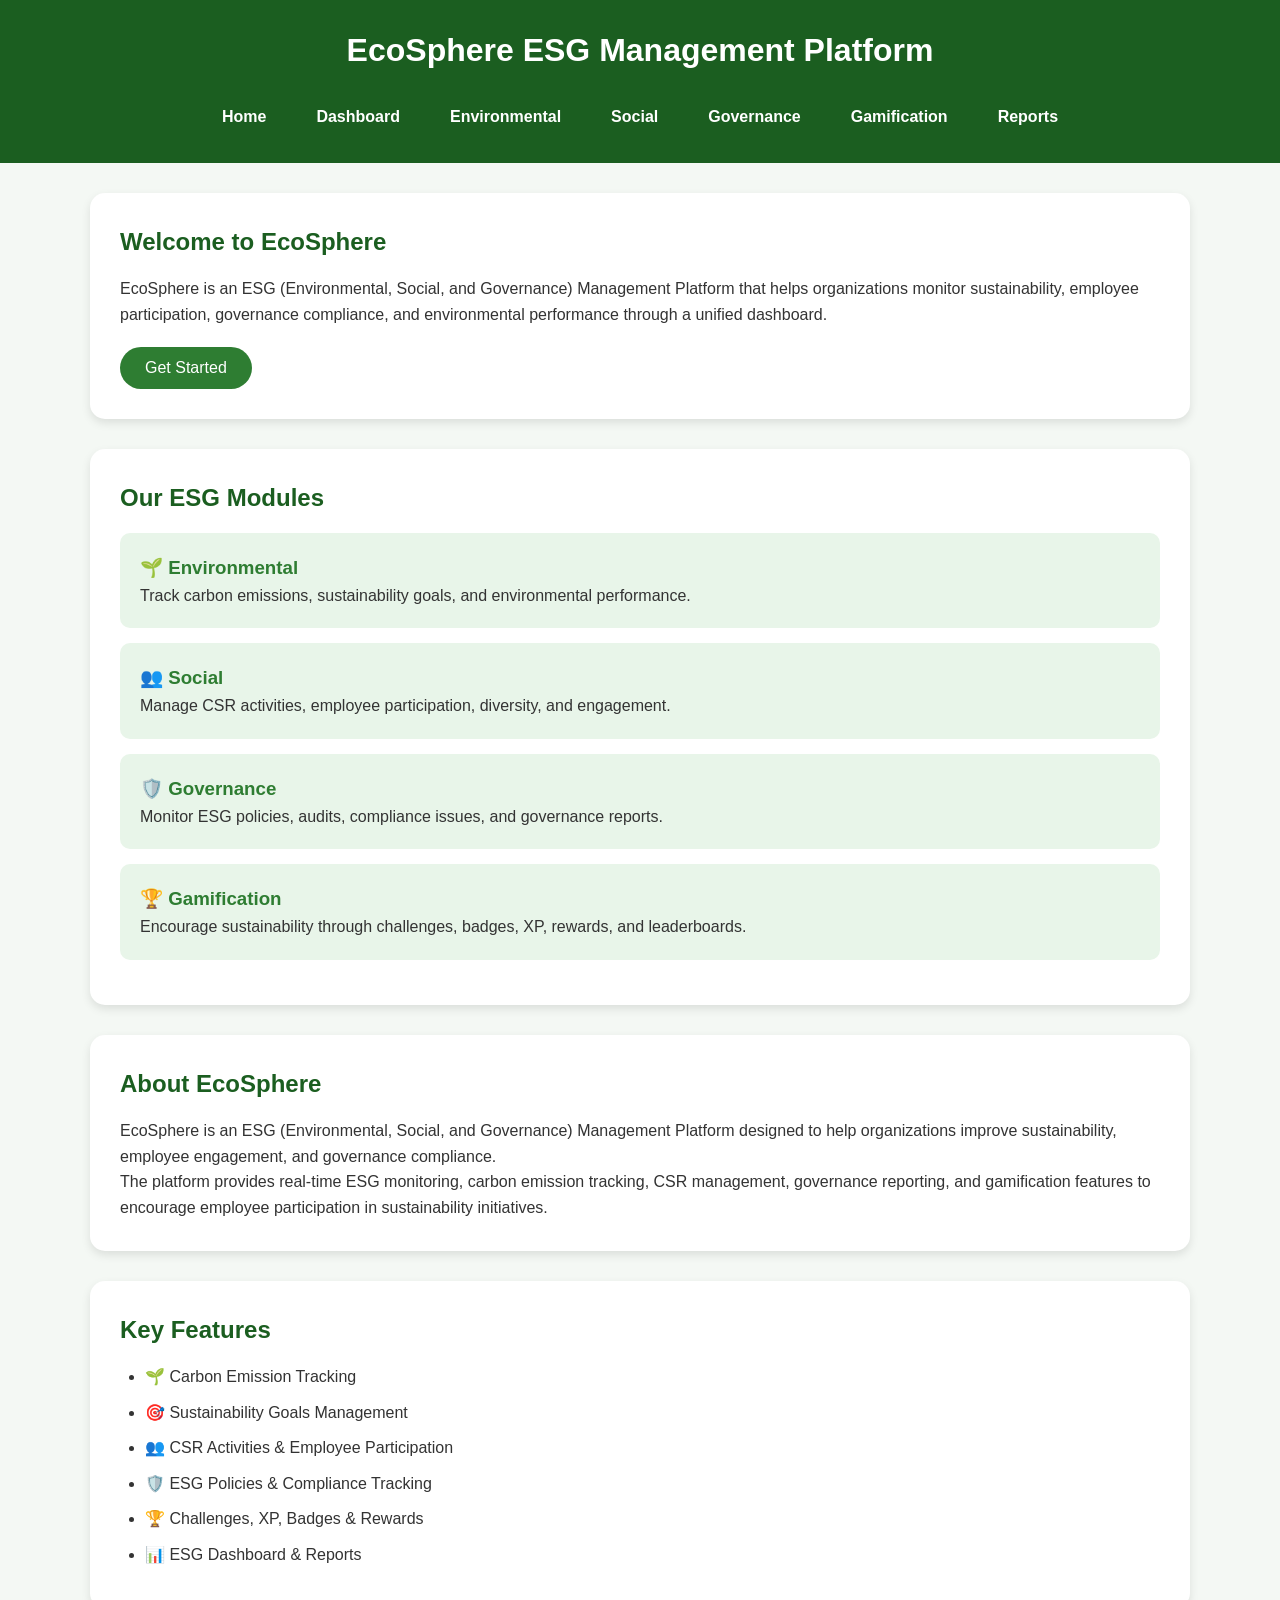
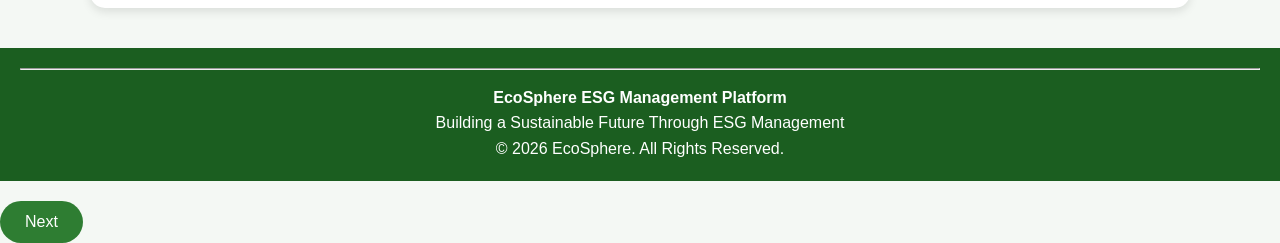
<file: index.html>
<!DOCTYPE html>
<html lang="en">
<head>
    <meta charset="UTF-8">
    <meta name="viewport" content="width=device-width, initial-scale=1.0">
    <link rel="stylesheet" href="style.css">
    <title>EcoSphere ESG Management Platform</title>
</head>

<body>
    <header>
    <h1>EcoSphere ESG Management Platform</h1>

    <nav>
        <a href="index.html">Home</a>
        <a href="dashboard.html">Dashboard</a>
        <a href="environment.html">Environmental</a>
        <a href="social.html">Social</a>
        <a href="governance.html">Governance</a>
        <a href="gamification.html">Gamification</a>
        <a href="reports.html">Reports</a>
    </nav>
</header>
<section>
    <h2>Welcome to EcoSphere</h2>

    <p>
        EcoSphere is an ESG (Environmental, Social, and Governance)
        Management Platform that helps organizations monitor sustainability,
        employee participation, governance compliance, and environmental
        performance through a unified dashboard.
    </p>

    <button>Get Started</button>
</section>
<section>
    <h2>Our ESG Modules</h2>

    <div>
        <h3>🌱 Environmental</h3>
        <p>Track carbon emissions, sustainability goals, and environmental performance.</p>
    </div>

    <div>
        <h3>👥 Social</h3>
        <p>Manage CSR activities, employee participation, diversity, and engagement.</p>
    </div>

    <div>
        <h3>🛡️ Governance</h3>
        <p>Monitor ESG policies, audits, compliance issues, and governance reports.</p>
    </div>

    <div>
        <h3>🏆 Gamification</h3>
        <p>Encourage sustainability through challenges, badges, XP, rewards, and leaderboards.</p>
    </div>
</section>
<section>
    <h2>About EcoSphere</h2>

    <p>
        EcoSphere is an ESG (Environmental, Social, and Governance)
        Management Platform designed to help organizations improve
        sustainability, employee engagement, and governance compliance.
    </p>

    <p>
        The platform provides real-time ESG monitoring, carbon emission
        tracking, CSR management, governance reporting, and gamification
        features to encourage employee participation in sustainability
        initiatives.
    </p>
</section>
<section>
    <h2>Key Features</h2>

    <ul>
        <li>🌱 Carbon Emission Tracking</li>
        <li>🎯 Sustainability Goals Management</li>
        <li>👥 CSR Activities & Employee Participation</li>
        <li>🛡️ ESG Policies & Compliance Tracking</li>
        <li>🏆 Challenges, XP, Badges & Rewards</li>
        <li>📊 ESG Dashboard & Reports</li>
    </ul>
</section>
<footer>
    <hr>

    <p><strong>EcoSphere ESG Management Platform</strong></p>

    <p>Building a Sustainable Future Through ESG Management</p>

    <p>&copy; 2026 EcoSphere. All Rights Reserved.</p>
</footer>
    <script src="script.js"></script>
<a href="dashboard.html"><button>Next</button></a>
</body>
</html>
</file>
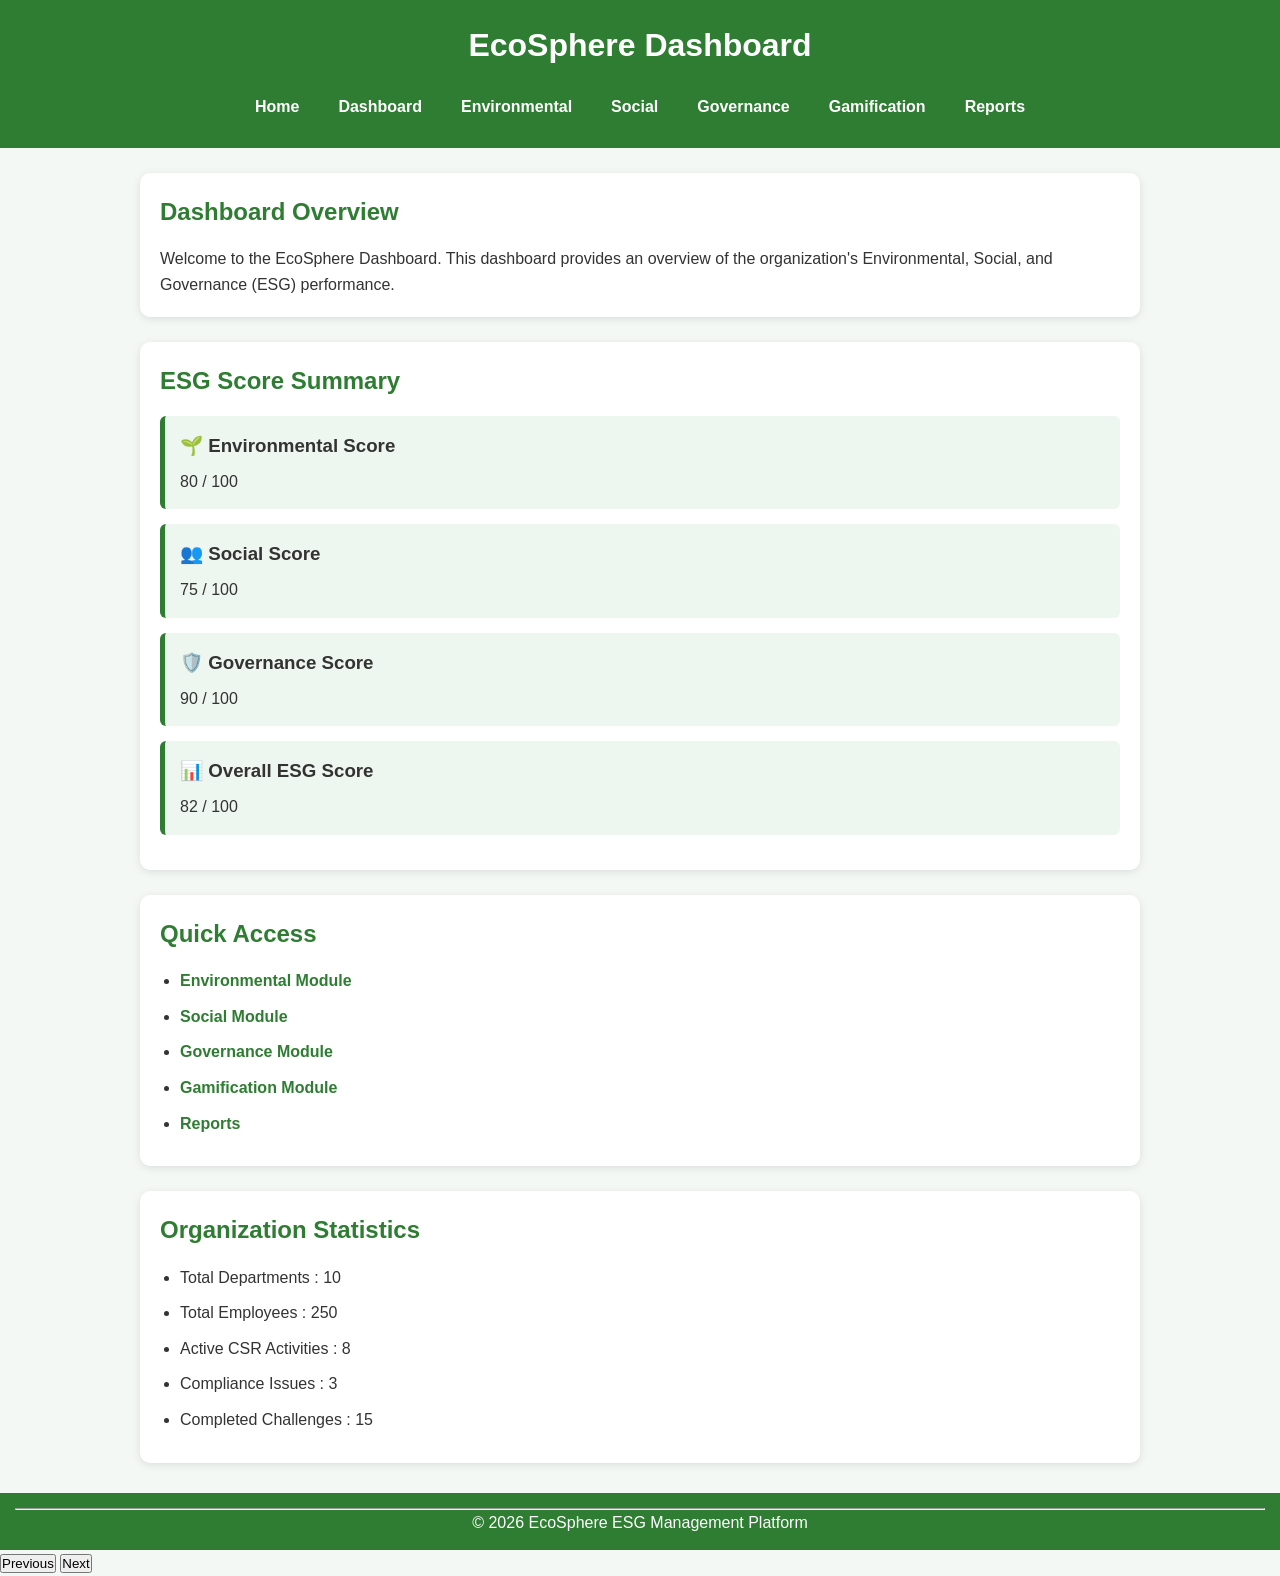
<file: dashboard.html>
<!DOCTYPE html>
<html lang="en">
<head>
    <meta charset="UTF-8">
    <meta name="viewport" content="width=device-width, initial-scale=1.0">
    <link rel="stylesheet" href="dashboard.css">
    <title>Dashboard - EcoSphere</title>
</head>
<body>
<header>
    <h1>EcoSphere Dashboard</h1>

    <nav>
        <a href="index.html">Home</a>
        <a href="dashboard.html">Dashboard</a>
        <a href="environment.html">Environmental</a>
        <a href="social.html">Social</a>
        <a href="governance.html">Governance</a>
        <a href="gamification.html">Gamification</a>
        <a href="reports.html">Reports</a>
    </nav>
</header>
<section>
    <h2>Dashboard Overview</h2>

    <p>
        Welcome to the EcoSphere Dashboard. This dashboard provides an overview
        of the organization's Environmental, Social, and Governance (ESG)
        performance.
    </p>
</section>
<section>
    <h2>ESG Score Summary</h2>

    <div>
        <h3>🌱 Environmental Score</h3>
        <p>80 / 100</p>
    </div>

    <div>
        <h3>👥 Social Score</h3>
        <p>75 / 100</p>
    </div>

    <div>
        <h3>🛡️ Governance Score</h3>
        <p>90 / 100</p>
    </div>

    <div>
        <h3>📊 Overall ESG Score</h3>
        <p>82 / 100</p>
    </div>
</section>
<section>
    <h2>Quick Access</h2>

    <ul>
        <li><a href="environment.html">Environmental Module</a></li>
        <li><a href="social.html">Social Module</a></li>
        <li><a href="governance.html">Governance Module</a></li>
        <li><a href="gamification.html">Gamification Module</a></li>
        <li><a href="reports.html">Reports</a></li>
    </ul>
</section>
<section>
    <h2>Organization Statistics</h2>

    <ul>
        <li>Total Departments : 10</li>
        <li>Total Employees : 250</li>
        <li>Active CSR Activities : 8</li>
        <li>Compliance Issues : 3</li>
        <li>Completed Challenges : 15</li>
    </ul>
</section>
<footer>
    <hr>
    <p>&copy; 2026 EcoSphere ESG Management Platform</p>
</footer>
    <a href="index.html"><button>Previous</button></a>
        <a href="environment.html"><button>Next</button></a>
        
        
        
        <script src="script.js"></script>
</body>
</html>
</file>
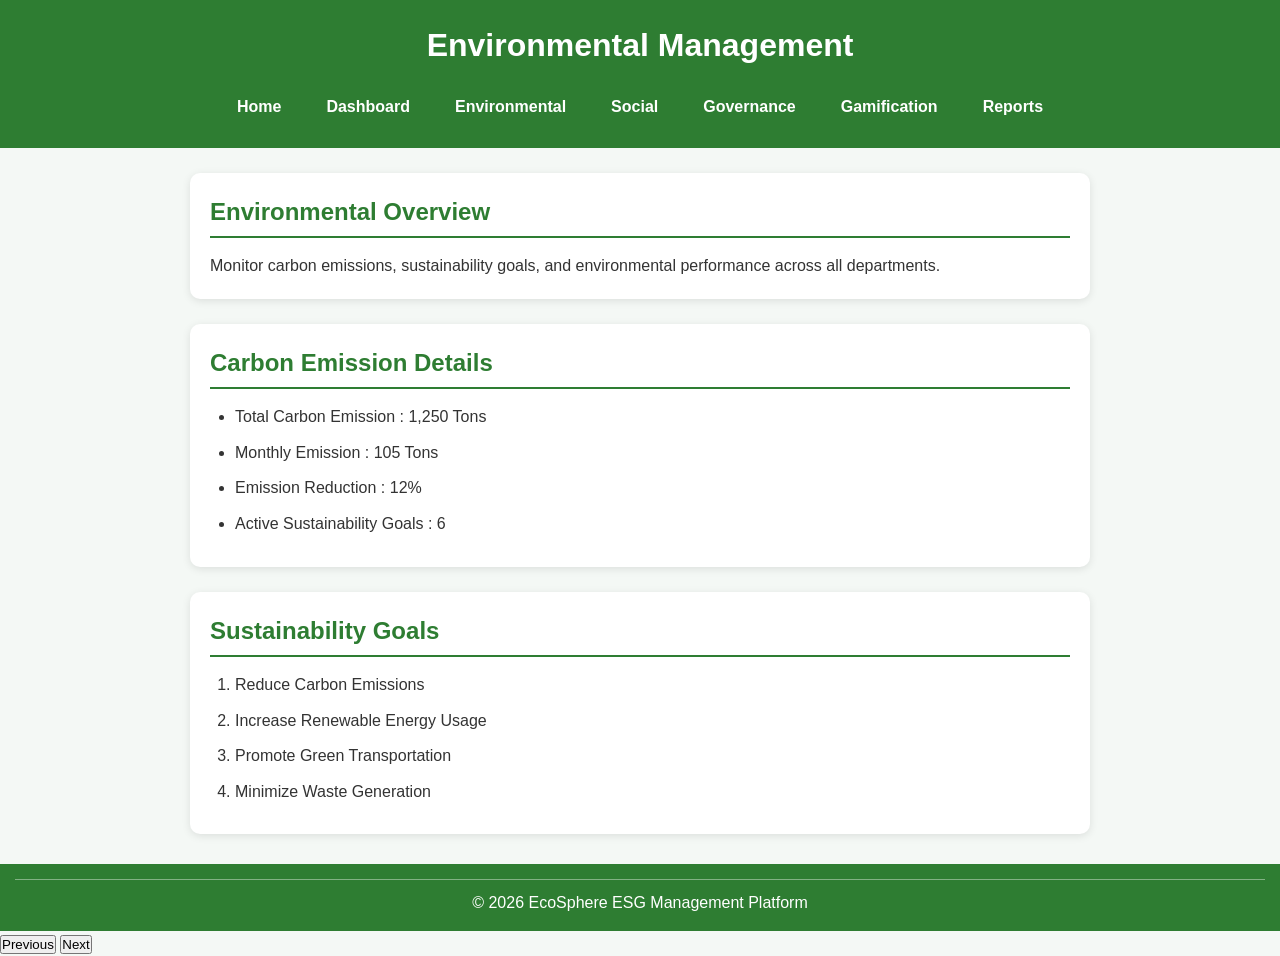
<file: environment.html>
<!DOCTYPE html>
<html lang="en">
<head>
    <meta charset="UTF-8">
    <meta name="viewport" content="width=device-width, initial-scale=1.0">
    <link rel="stylesheet" href="environmental.css">
    <title>Environmental - EcoSphere</title>
</head>
<body>
<header>
    <h1>Environmental Management</h1>

    <nav>
        <a href="index.html">Home</a>
        <a href="dashboard.html">Dashboard</a>
        <a href="environment.html">Environmental</a>
        <a href="social.html">Social</a>
        <a href="governance.html">Governance</a>
        <a href="gamification.html">Gamification</a>
        <a href="reports.html">Reports</a>
    </nav>
</header>
<section>
    <h2>Environmental Overview</h2>

    <p>
        Monitor carbon emissions, sustainability goals, and environmental
        performance across all departments.
    </p>
</section>
<section>
    <h2>Carbon Emission Details</h2>

    <ul>
        <li>Total Carbon Emission : 1,250 Tons</li>
        <li>Monthly Emission : 105 Tons</li>
        <li>Emission Reduction : 12%</li>
        <li>Active Sustainability Goals : 6</li>
    </ul>
</section>
<section>
    <h2>Sustainability Goals</h2>

    <ol>
        <li>Reduce Carbon Emissions</li>
        <li>Increase Renewable Energy Usage</li>
        <li>Promote Green Transportation</li>
        <li>Minimize Waste Generation</li>
    </ol>
</section>
<footer>
    <hr>
    <p>&copy; 2026 EcoSphere ESG Management Platform</p>
</footer>
    <a href="dashboard.html"><button>Previous</button></a>
    <a href="social.html"><button>Next</button></a>
    <script src="script.js"></script>
</body>
</html>
</file>
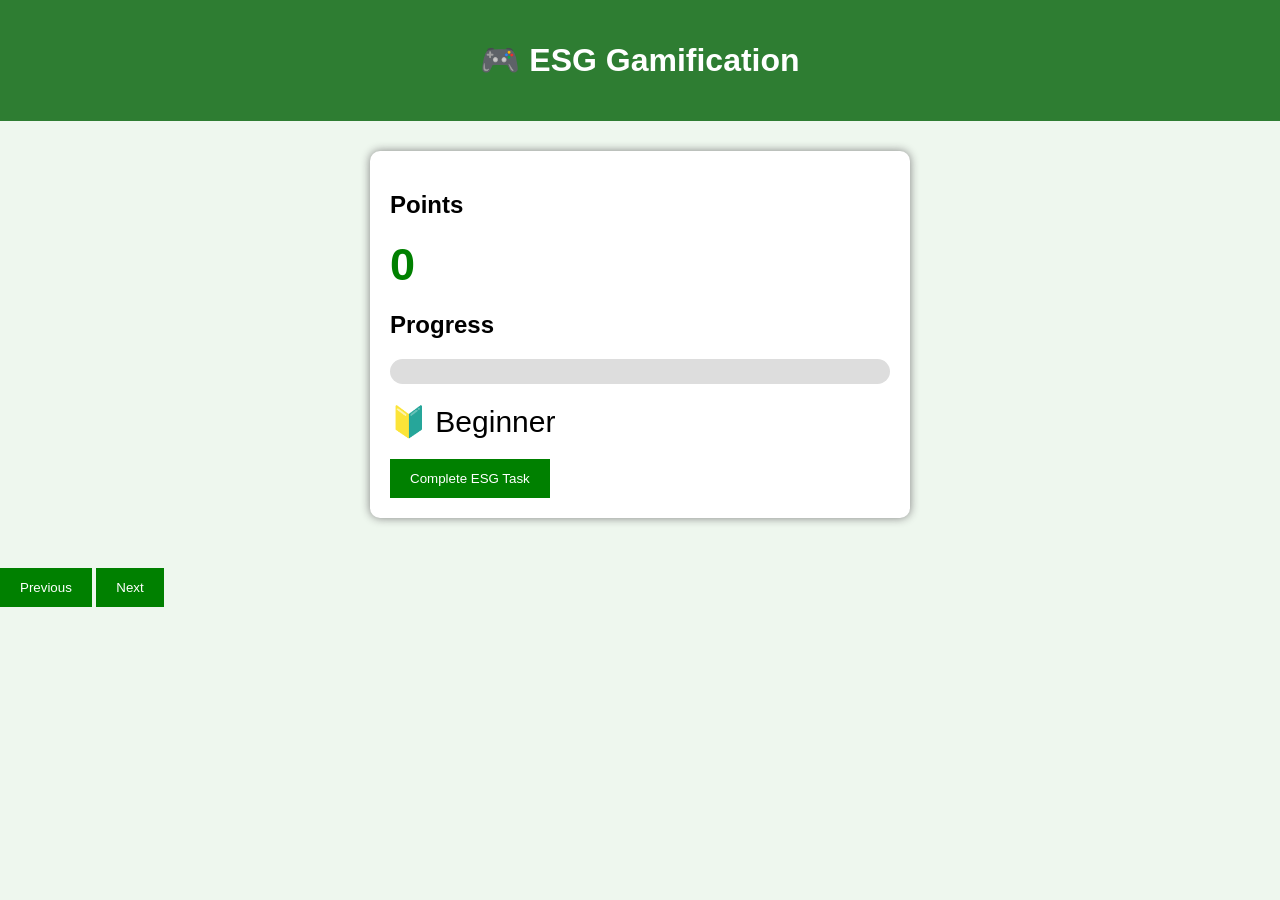
<file: gamification.html>
<!DOCTYPE html>
<html>

<head>

<title>Gamification</title>

<style>

body{

font-family:Arial;
background:#eef7ee;
margin:0;

}

header{

background:#2E7D32;
color:white;
padding:20px;
text-align:center;

}

.container{

width:500px;
margin:30px auto;
background:white;
padding:20px;
border-radius:10px;
box-shadow:0 0 10px gray;

}

.points{

font-size:45px;
color:green;
font-weight:bold;

}

.progress{

width:100%;
height:25px;
background:#ddd;
border-radius:20px;
overflow:hidden;

}

.bar{

width:0%;
height:100%;
background:green;
transition:.5s;

}

button{

margin-top:20px;
padding:12px 20px;
background:green;
color:white;
border:none;
cursor:pointer;

}

.badge{

font-size:30px;
margin-top:20px;

}

</style>

</head>

<body>

<header>

<h1>🎮 ESG Gamification</h1>

</header>

<div class="container">

<h2>Points</h2>

<div class="points" id="points">0</div>

<h2>Progress</h2>

<div class="progress">

<div class="bar" id="bar"></div>

</div>

<div class="badge" id="badge">

🔰 Beginner

</div>

<button onclick="earnPoints()">

Complete ESG Task

</button>

</div>

<script>

let points=0;

function earnPoints(){

points+=10;

document.getElementById("points").innerHTML=points;

document.getElementById("bar").style.width=points+"%";

if(points>=30)

document.getElementById("badge").innerHTML="🥉 Bronze Badge";

if(points>=60)

document.getElementById("badge").innerHTML="🥈 Silver Badge";

if(points>=100){

document.getElementById("badge").innerHTML="🥇 Gold Badge";

alert("Congratulations! Gold Badge Earned.");

}

}

</script>
<a href="social.html"><button>Previous</button></a>
        <a href="governance.html"><button>Next</button></a>
</body>

</html>
</file>
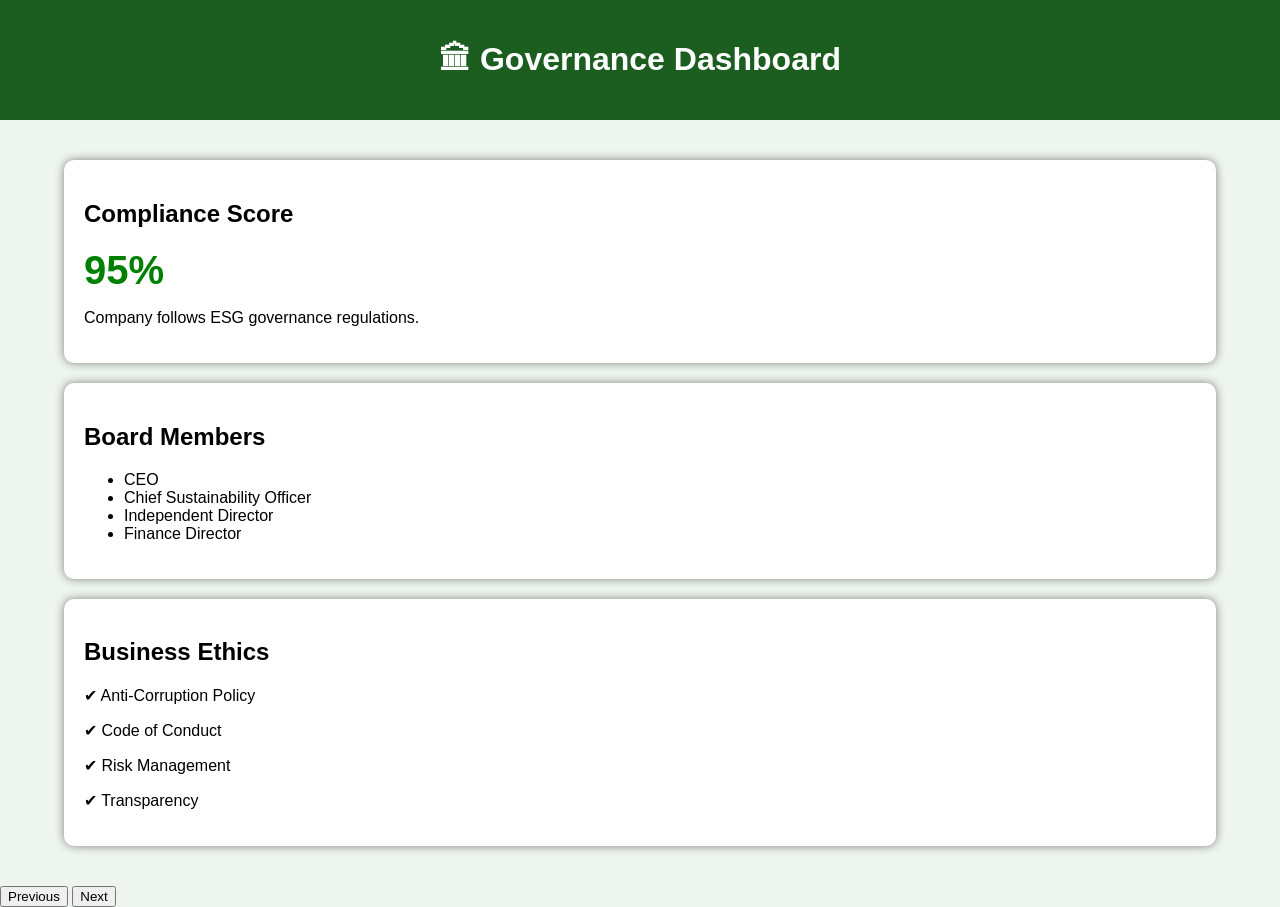
<file: governance.html>
<!DOCTYPE html>
<html lang="en">
<head>
<meta charset="UTF-8">
<meta name="viewport" content="width=device-width, initial-scale=1.0">
<title>Governance</title>

<style>
body{
font-family:Arial;
background:#eef5ee;
margin:0;
}

header{
background:#1B5E20;
color:white;
padding:20px;
text-align:center;
}

.container{
width:90%;
margin:auto;
padding:20px;
}

.card{
background:white;
padding:20px;
margin:20px 0;
border-radius:10px;
box-shadow:0 0 10px gray;
}

.score{
font-size:40px;
color:green;
font-weight:bold;
}
</style>

</head>

<body>

<header>

<h1>🏛 Governance Dashboard</h1>

</header>

<div class="container">

<div class="card">

<h2>Compliance Score</h2>

<div class="score">95%</div>

<p>Company follows ESG governance regulations.</p>

</div>

<div class="card">

<h2>Board Members</h2>

<ul>

<li>CEO</li>

<li>Chief Sustainability Officer</li>

<li>Independent Director</li>

<li>Finance Director</li>

</ul>

</div>

<div class="card">

<h2>Business Ethics</h2>

<p>✔ Anti-Corruption Policy</p>

<p>✔ Code of Conduct</p>

<p>✔ Risk Management</p>

<p>✔ Transparency</p>

</div>

</div>
  <a href="gamification.html"><button>Previous</button></a>
  <a href="reports.html"><button>Next</button></a>

</body>
  <script src="script.js"></script>

</html>
</file>
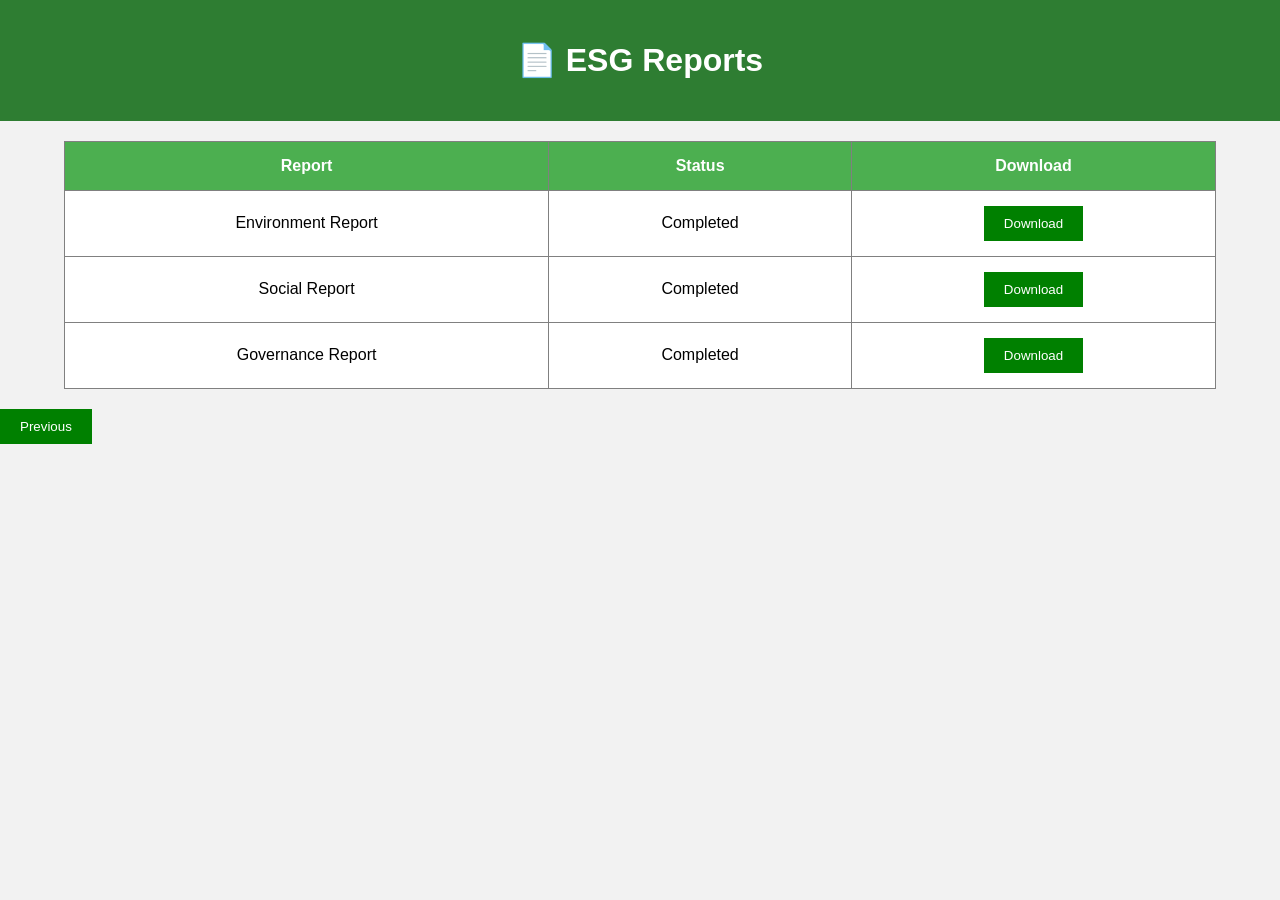
<file: reports.html>
<!DOCTYPE html>
<html>
<head>

<title>ESG Reports</title>

<style>

body{

font-family:Arial;
background:#f2f2f2;
margin:0;

}

header{

background:#2E7D32;
color:white;
padding:20px;
text-align:center;

}

.container{

width:90%;
margin:auto;
padding:20px;

}

table{

width:100%;
border-collapse:collapse;
background:white;

}

th,td{

padding:15px;
border:1px solid gray;
text-align:center;

}

th{

background:#4CAF50;
color:white;

}

button{

padding:10px 20px;
background:green;
color:white;
border:none;
cursor:pointer;

}

button:hover{

background:darkgreen;

}

</style>

</head>

<body>

<header>

<h1>📄 ESG Reports</h1>

</header>

<div class="container">

<table>

<tr>

<th>Report</th>

<th>Status</th>

<th>Download</th>

</tr>

<tr>

<td>Environment Report</td>

<td>Completed</td>

<td><button>Download</button></td>

</tr>

<tr>

<td>Social Report</td>

<td>Completed</td>

<td><button>Download</button></td>

</tr>

<tr>

<td>Governance Report</td>

<td>Completed</td>

<td><button>Download</button></td>

</tr>

</table>

</div>
<a href="governance.html"><button>Previous</button></a>
</body>
  <script src="script.js"></script>

</html>
</file>
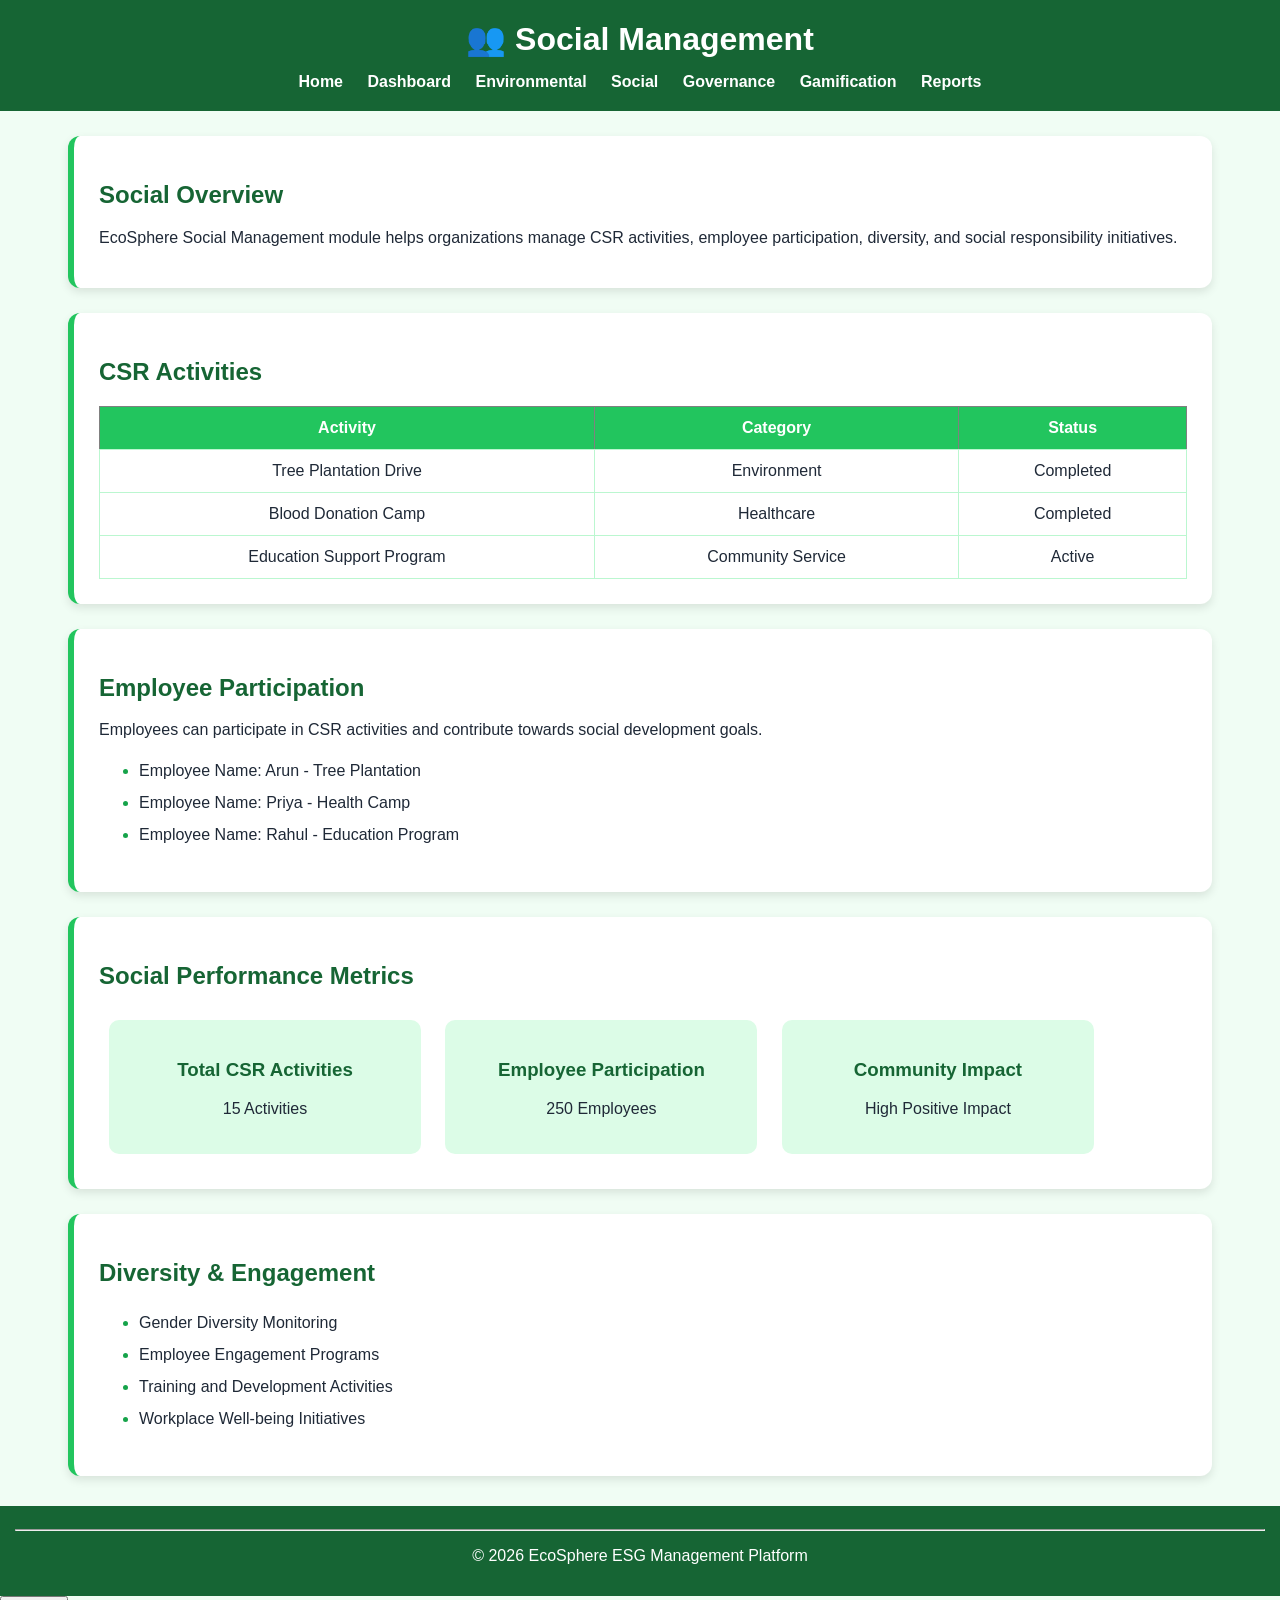
<file: social.html>
<!DOCTYPE html>
<html lang="en">

<head>
    <meta charset="UTF-8">
    <meta name="viewport" content="width=device-width, initial-scale=1.0">
    <link rel="stylesheet" href="social.css">
    <title>Social Management - EcoSphere</title>
    
</head>

<body>

<header>
    <h1>👥 Social Management</h1>

    <nav>
        <a href="index.html">Home</a>
        <a href="dashboard.html">Dashboard</a>
        <a href="environment.html">Environmental</a>
        <a href="social.html">Social</a>
        <a href="governance.html">Governance</a>
        <a href="gamification.html">Gamification</a>
        <a href="reports.html">Reports</a>
    </nav>
</header>


<section>
    <h2>Social Overview</h2>

    <p>
        EcoSphere Social Management module helps organizations manage
        CSR activities, employee participation, diversity, and social
        responsibility initiatives.
    </p>

</section>


<section>

    <h2>CSR Activities</h2>

    <table border="1" cellpadding="10">

        <tr>
            <th>Activity</th>
            <th>Category</th>
            <th>Status</th>
        </tr>

        <tr>
            <td>Tree Plantation Drive</td>
            <td>Environment</td>
            <td>Completed</td>
        </tr>

        <tr>
            <td>Blood Donation Camp</td>
            <td>Healthcare</td>
            <td>Completed</td>
        </tr>

        <tr>
            <td>Education Support Program</td>
            <td>Community Service</td>
            <td>Active</td>
        </tr>

    </table>

</section>


<section>

    <h2>Employee Participation</h2>

    <p>
        Employees can participate in CSR activities and contribute towards
        social development goals.
    </p>


    <ul>

        <li>Employee Name: Arun - Tree Plantation</li>

        <li>Employee Name: Priya - Health Camp</li>

        <li>Employee Name: Rahul - Education Program</li>

    </ul>

</section>


<section>

    <h2>Social Performance Metrics</h2>

    <div>

        <h3>Total CSR Activities</h3>
        <p>15 Activities</p>

    </div>


    <div>

        <h3>Employee Participation</h3>
        <p>250 Employees</p>

    </div>


    <div>

        <h3>Community Impact</h3>
        <p>High Positive Impact</p>

    </div>

</section>


<section>

    <h2>Diversity & Engagement</h2>

    <ul>

        <li>Gender Diversity Monitoring</li>

        <li>Employee Engagement Programs</li>

        <li>Training and Development Activities</li>

        <li>Workplace Well-being Initiatives</li>

    </ul>

</section>


<footer>

    <hr>

    <p align="center">
        © 2026 EcoSphere ESG Management Platform
    </p>

</footer>


<script src="script.js"></script>
    <a href="environmental.html"><button>Previous</button></a>
    <script src="script.js"></script>

</body>

</html>
</file>
<file: style.css>
* {
    margin: 0;
    padding: 0;
    box-sizing: border-box;
}

body {
    font-family: Arial, sans-serif;
    line-height: 1.6;
    background: #f4f8f4;
    color: #333;
}

/* Header */
header {
    background: #1b5e20;
    color: white;
    padding: 25px;
    text-align: center;
}

header h1 {
    font-size: 32px;
    margin-bottom: 20px;
}

/* Navigation */
nav {
    display: flex;
    justify-content: center;
    gap: 20px;
    flex-wrap: wrap;
}

nav a {
    color: white;
    text-decoration: none;
    font-weight: bold;
    padding: 8px 15px;
    border-radius: 20px;
}

nav a:hover {
    background: #66bb6a;
}

/* Sections */
section {
    background: white;
    margin: 30px auto;
    padding: 30px;
    width: 90%;
    max-width: 1100px;
    border-radius: 15px;
    box-shadow: 0 4px 10px rgba(0,0,0,0.1);
}

section h2 {
    color: #1b5e20;
    margin-bottom: 15px;
}

/* ESG Modules */
section div {
    background: #e8f5e9;
    margin: 15px 0;
    padding: 20px;
    border-radius: 10px;
}

section div h3 {
    color: #2e7d32;
}

/* Button */
button {
    margin-top: 20px;
    padding: 12px 25px;
    background: #2e7d32;
    color: white;
    border: none;
    border-radius: 25px;
    font-size: 16px;
    cursor: pointer;
}

button:hover {
    background: #1b5e20;
}

/* List */
ul {
    padding-left: 25px;
}

li {
    margin: 10px 0;
}

/* Footer */
footer {
    background: #1b5e20;
    color: white;
    text-align: center;
    padding: 20px;
    margin-top: 40px;
}

footer hr {
    margin-bottom: 15px;
}

/* Mobile Responsive */
@media (max-width: 600px) {

    header h1 {
        font-size: 24px;
    }

    nav {
        flex-direction: column;
        gap: 10px;
    }

    section {
        width: 95%;
        padding: 20px;
    }
}
</file>
<file: dashboard.css>
*{
    margin:0;
    padding:0;
    box-sizing:border-box;
    font-family:Arial, Helvetica, sans-serif;
}

body{
    background:#f4f8f5;
    color:#333;
    line-height:1.6;
}

header{
    background:#2e7d32;
    color:white;
    text-align:center;
    padding:20px;
}

header h1{
    margin-bottom:15px;
}

nav{
    display:flex;
    justify-content:center;
    flex-wrap:wrap;
    gap:15px;
}

nav a{
    color:white;
    text-decoration:none;
    font-weight:bold;
    padding:8px 12px;
    border-radius:5px;
    transition:0.3s;
}

nav a:hover{
    background:white;
    color:#2e7d32;
}

section{
    width:90%;
    max-width:1000px;
    margin:25px auto;
    background:white;
    padding:20px;
    border-radius:10px;
    box-shadow:0 2px 8px rgba(0,0,0,0.1);
}

section h2{
    color:#2e7d32;
    margin-bottom:15px;
}

section div{
    background:#eef7ef;
    border-left:5px solid #2e7d32;
    padding:15px;
    margin:15px 0;
    border-radius:6px;
}

section div h3{
    margin-bottom:8px;
}

ul{
    margin-left:20px;
}

ul li{
    margin:10px 0;
}

ul li a{
    color:#2e7d32;
    text-decoration:none;
    font-weight:bold;
}

ul li a:hover{
    text-decoration:underline;
}

footer{
    text-align:center;
    background:#2e7d32;
    color:white;
    padding:15px;
    margin-top:30px;
}

@media (max-width:768px){

    nav{
        flex-direction:column;
        align-items:center;
    }

    section{
        width:95%;
    }
}
</file>
<file: environmental.css>
*{
    margin:0;
    padding:0;
    box-sizing:border-box;
    font-family:Arial, Helvetica, sans-serif;
}

body{
    background:#f4f8f5;
    color:#333;
    line-height:1.6;
}

header{
    background:#2e7d32;
    color:#fff;
    text-align:center;
    padding:20px;
}

header h1{
    margin-bottom:15px;
}

nav{
    display:flex;
    justify-content:center;
    flex-wrap:wrap;
    gap:15px;
}

nav a{
    color:#fff;
    text-decoration:none;
    padding:8px 15px;
    border-radius:5px;
    font-weight:bold;
    transition:0.3s;
}

nav a:hover{
    background:#fff;
    color:#2e7d32;
}

section{
    width:90%;
    max-width:900px;
    margin:25px auto;
    background:#fff;
    padding:20px;
    border-radius:10px;
    box-shadow:0 2px 8px rgba(0,0,0,0.1);
}

section h2{
    color:#2e7d32;
    margin-bottom:15px;
    border-bottom:2px solid #2e7d32;
    padding-bottom:5px;
}

p{
    font-size:16px;
}

ul,
ol{
    margin-left:25px;
}

li{
    margin:10px 0;
}

footer{
    text-align:center;
    background:#2e7d32;
    color:#fff;
    padding:15px;
    margin-top:30px;
}

footer hr{
    margin-bottom:10px;
    border:none;
    border-top:1px solid rgba(255,255,255,0.4);
}

@media (max-width:768px){

    nav{
        flex-direction:column;
        align-items:center;
    }

    section{
        width:95%;
    }
}
</file>
<file: social.css>
/* EcoSphere Green Theme */

body {
    font-family: Arial, sans-serif;
    margin: 0;
    background-color: #f0fdf4;
    color: #1f2937;
}

/* Header */
header {
    background: #166534;
    color: white;
    padding: 20px;
    text-align: center;
}

header h1 {
    margin: 0;
}


/* Navigation */
nav {
    margin-top: 15px;
}

nav a {
    color: white;
    text-decoration: none;
    margin: 0 10px;
    font-weight: bold;
}

nav a:hover {
    color: #bbf7d0;
}


/* Sections */
section {
    background: white;
    margin: 25px auto;
    padding: 25px;
    width: 85%;
    border-radius: 12px;
    box-shadow: 0 4px 10px rgba(0,0,0,0.1);
    border-left: 6px solid #22c55e;
}

h2 {
    color: #166534;
}


/* Table */
table {
    width: 100%;
    border-collapse: collapse;
    margin-top: 15px;
}

th {
    background: #22c55e;
    color: white;
    padding: 12px;
}

td {
    padding: 12px;
    text-align: center;
    border: 1px solid #bbf7d0;
}

tr:hover {
    background-color: #f0fdf4;
}


/* Lists */
ul {
    line-height: 2;
}

li::marker {
    color: #16a34a;
}


/* Metrics Cards */
section div {
    display: inline-block;
    background: #dcfce7;
    padding: 20px;
    margin: 10px;
    width: 25%;
    text-align: center;
    border-radius: 10px;
}

section div h3 {
    color: #166534;
}


/* Footer */
footer {
    background: #166534;
    color: white;
    padding: 15px;
    margin-top: 30px;
}


/* Mobile Responsive */
@media(max-width:768px){

    nav a {
        display: block;
        margin: 10px;
    }

    section {
        width: 90%;
    }

    section div {
        width: 80%;
    }
}
</file>
